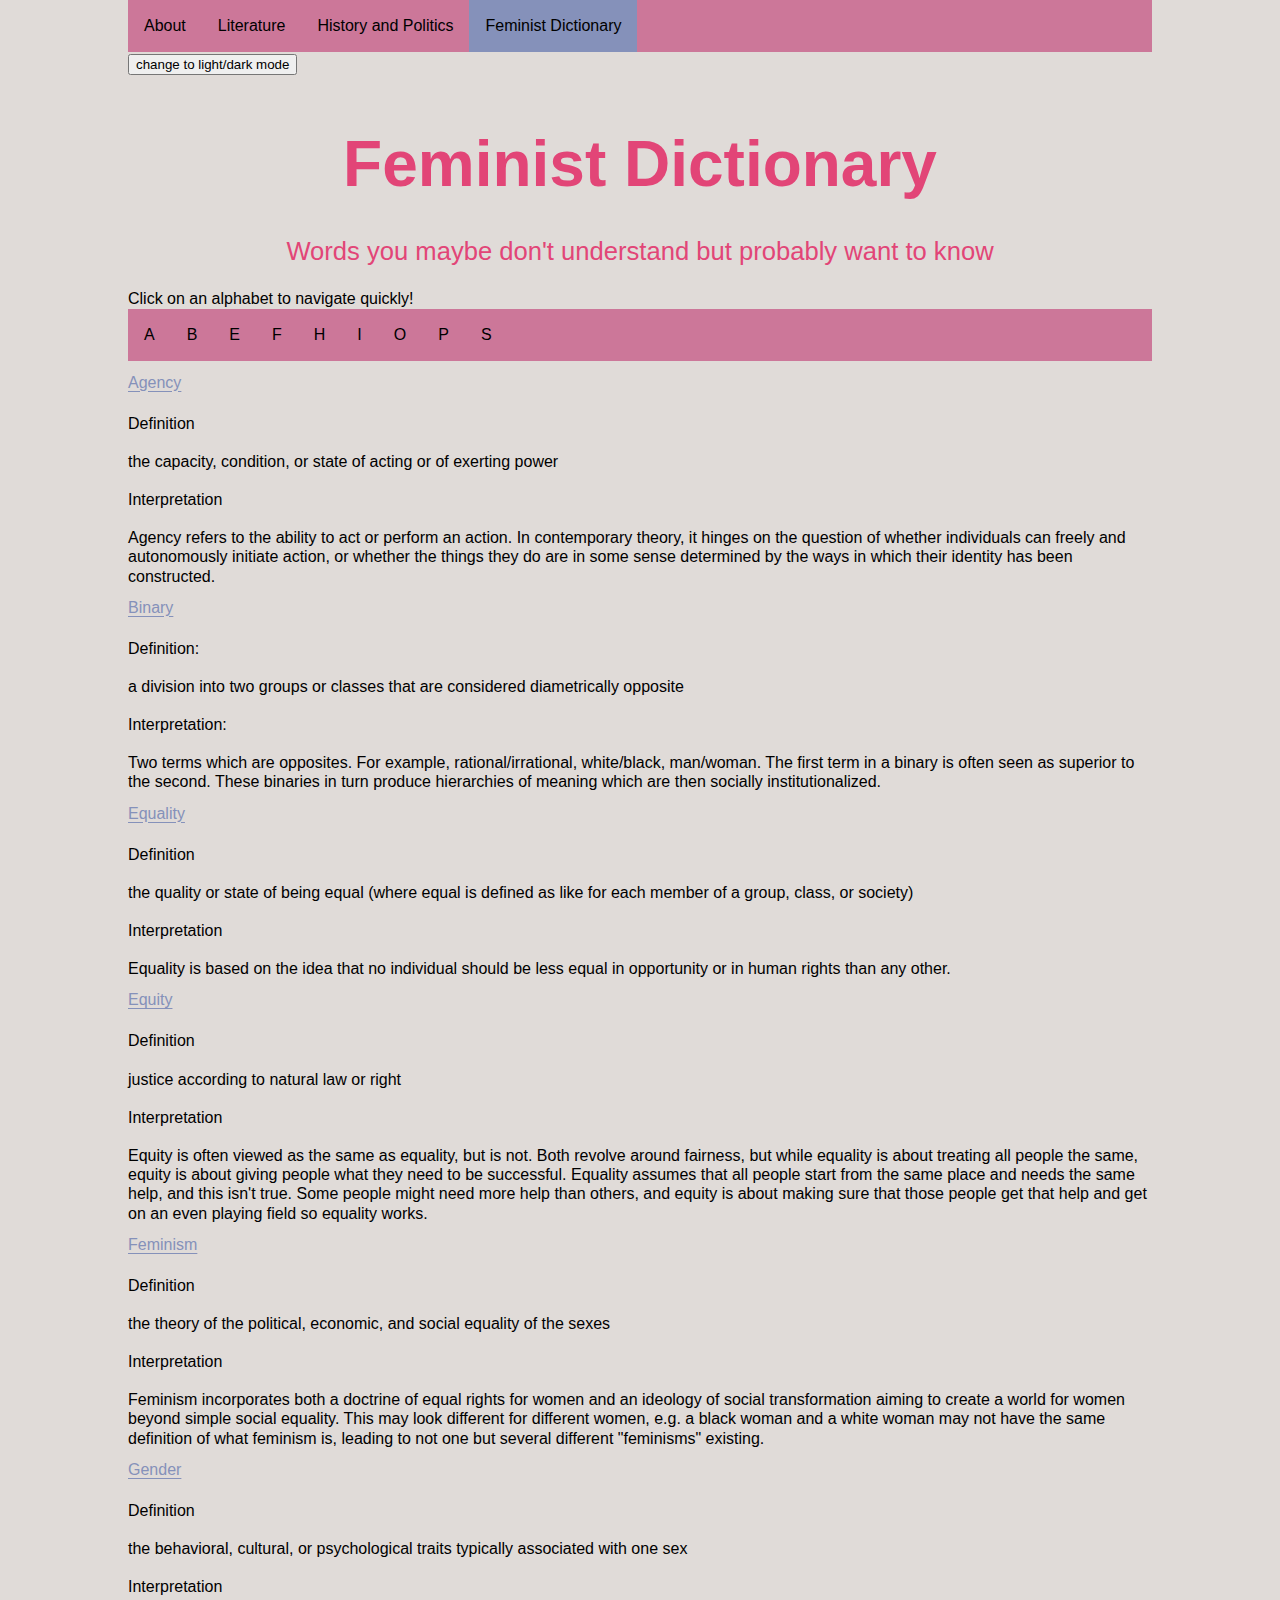
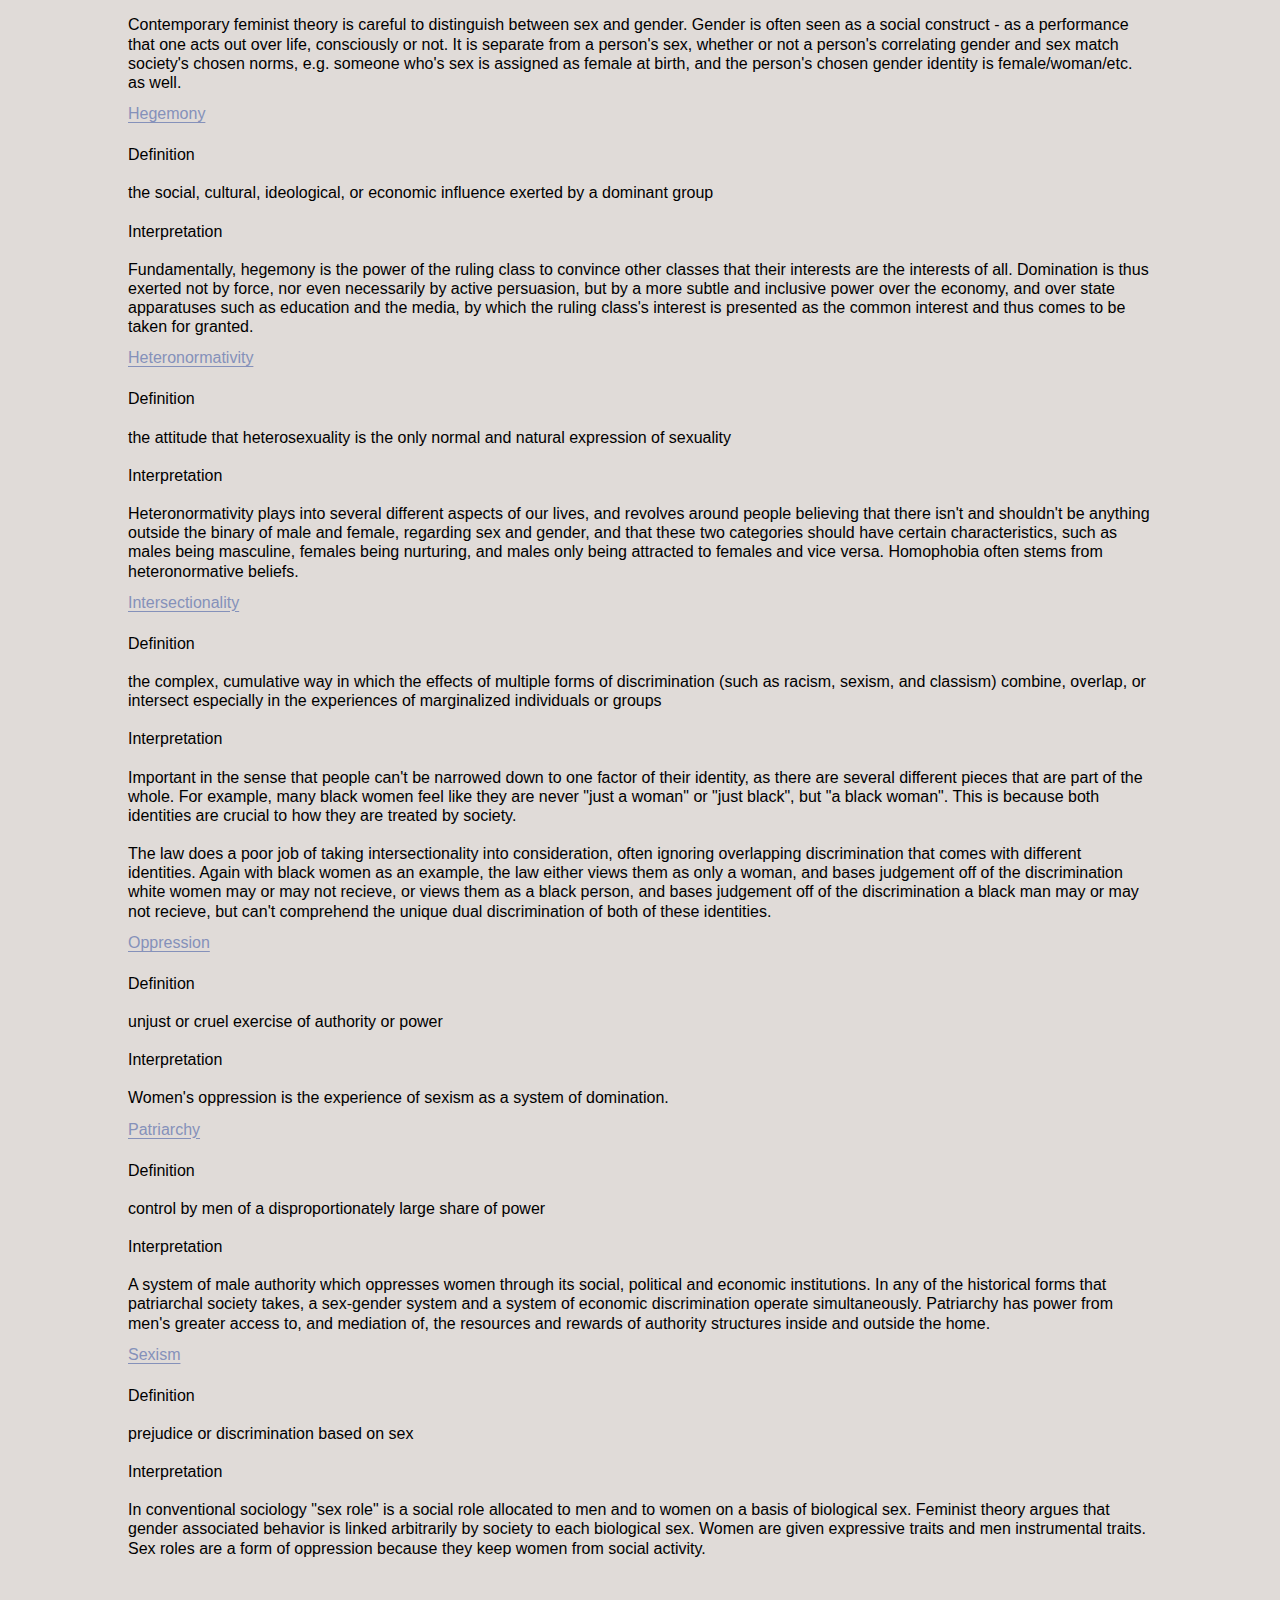
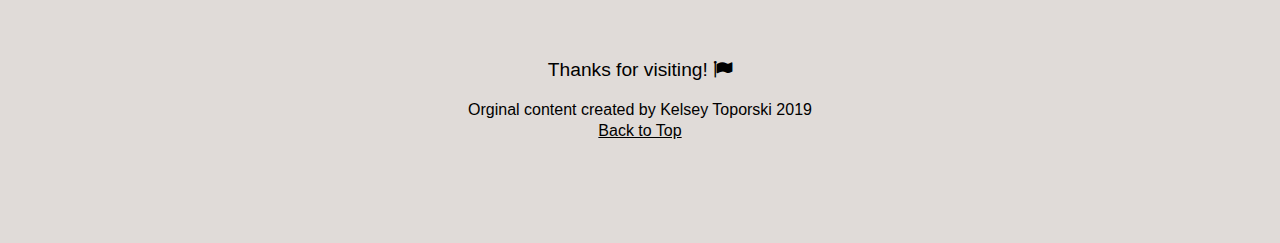
<file: femdict.html>
<!DOCTYPE html>
<html lang="en">
<head>
  <meta charset="UTF-8">

  <meta name="viewport" content="width=device-width, initial-scale=1.0">

  <!-- connects to the stylesheets -->
  <link rel="stylesheet" href="css/reset.css">
  <link rel="stylesheet" href="css/style.css">

  <!-- connect to a Google font -->  
  <link rel="stylesheet" href="https://fonts.googleapis.com/css?family=Sofia">
  <!-- connect to a Font Aweseom font -->
  <link rel="stylesheet" href="https://cdnjs.cloudflare.com/ajax/libs/font-awesome/4.7.0/css/font-awesome.min.css">
  <!-- connect to a favicon -->

  <title>Women's Web - Dictionary</title>


</head>

<body class="scheme1">
  <header>
    <a class = "skip" href="#main">
      Skip to content
    </a>
    <nav>
        <ul>
          <li><a href="index.html">About</a></li>
          <li><a href="literature.html">Literature</a></li>
          <li><a href="history.html">History and Politics</a></li>
          <li><a class="active" href="femdict.html">Feminist Dictionary</a></li>
        </ul>
    </nav>
      <!-- definitions from meriam webster -->
      <!-- interpretations from
            The Dictionary of Feminist Theory - Maggie Humm,
            Key Concepts In Post-Colonial Studies - Ashcroft, Bill, Gareth Griffiths, and Helen Tiffin,
            or myself -->
      <!-- interpretation of equity from https://everydayfeminism.com/2014/09/equality-is-not-enough/ -->

    <button id = "color">change to light/dark mode</button>

    <h1>Feminist Dictionary</h1>
    <h2>Words you maybe don't understand but probably want to know</h2>

  </header>

  <main>
          <!-- definitions from meriam webster -->
      <!-- interpretations from
            The Dictionary of Feminist Theory - Maggie Humm,
            Key Concepts In Post-Colonial Studies - Ashcroft, Bill, Gareth Griffiths, and Helen Tiffin,
            or myself -->
      <!-- interpretation of equity from https://everydayfeminism.com/2014/09/equality-is-not-enough/ -->
    
      <p>Click on an alphabet to navigate quickly!</p>
    
    <ul>
      <li><a href="#A">A</a></li>
      <li><a href="#B">B</a></li>
      <li><a href="#E">E</a></li>
      <li><a href="#F">F</a></li>
      <li><a href="#G">H</a></li>
      <li><a href="#I">I</a></li>
      <li><a href="#O">O</a></li>
      <li><a href="#P">P</a></li>
      <li><a href="#S">S</a></li>
    </ul>

      <dl>
        <dt id="A">Agency</dt>
        <dd>Definition
          <p>
            the capacity, condition, or state of acting or of exerting power
          </p>
        <dd>Interpretation
          <p>
            Agency refers to the ability to act or perform an action. In contemporary theory, it hinges on the question of whether individuals can freely and autonomously initiate action, or whether the things they do are in some sense determined by the ways in which their identity has been constructed.
          </p>

        
        <dt id="B">Binary</dt>
        <dd>Definition:
          <p>
            a division into two groups or classes that are considered diametrically opposite
          </p></dd>
        <dd>Interpretation:
          <p>
            Two terms which are opposites. For example, rational/irrational, white/black, man/woman. The first term in a binary is often seen as superior to the second. These binaries in turn produce hierarchies of meaning which are then socially institutionalized.
          </p></dd>
        
          
        <dt id="E">Equality</dt>
        <dd>Definition
          <p>
            the quality or state of being equal (where equal is defined as like for each member of a group, class, or society)
          </p></dd>
        <dd>Interpretation
          <p>
            Equality is based on the idea that no individual should be less equal in opportunity or in human rights than any other.
          </p></dd>
        
          
        <dt>Equity</dt>
        <dd>Definition
          <p>
            justice according to natural law or right
          </p></dd>
        <dd>Interpretation
          <p>
            Equity is often viewed as the same as equality, but is not. Both revolve around fairness, but while equality is about treating all people the same, equity is about giving people what they need to be successful. Equality assumes that all people start from the same place and needs the same help, and this isn't true. Some people might need more help than others, and equity is about making sure that those people get that help and get on an even playing field so equality works.
          </p></dd>
        
          
        <dt id="F">Feminism</dt>
        <dd>Definition
          <p>
            the theory of the political, economic, and social equality of the sexes
          </p></dd>
        <dd>Interpretation
          <p>
            Feminism incorporates both a doctrine of equal rights for women and an ideology of social transformation aiming to create a world for women beyond simple social equality. This may look different for different women, e.g. a black woman and a white woman may not have the same definition of what feminism is, leading to not one but several different "feminisms" existing.
          </p></dd>
       
          
        <dt id="G">Gender</dt>
        <dd>Definition
          <p>
            the behavioral, cultural, or psychological traits typically associated with one sex
          </p></dd>
        <dd>Interpretation
          <p>
            Contemporary feminist theory is careful to distinguish between sex and gender. Gender is often seen as a social construct - as a performance that one acts out over life, consciously or not. It is separate from a person's sex, whether or not a person's correlating gender and sex match society's chosen norms, e.g. someone who's sex is assigned as female at birth, and the person's chosen gender identity is female/woman/etc. as well.
          </p></dd>
        
          
        <dt id="H">Hegemony</dt>
        <dd>Definition
          <p>
            the social, cultural, ideological, or economic influence exerted by a dominant group
          </p></dd>
        <dd>Interpretation
          <p>
            Fundamentally, hegemony is the power of the ruling class to convince other classes that their interests are the interests of all.  Domination is thus exerted not by force, nor even necessarily by active persuasion, but by a more subtle and inclusive power over the economy, and over state apparatuses such as education and the media, by which the ruling class's interest is presented as the common interest and thus comes to be taken for granted.
          </p></dd>
       
          
        <dt>Heteronormativity</dt>
        <dd>Definition
          <p>
            the attitude that heterosexuality is the only normal and natural expression of sexuality
          </p></dd>
        <dd>Interpretation
          <p>
            Heteronormativity plays into several different aspects of our lives, and revolves around people believing that there isn't and shouldn't be anything outside the binary of male and female, regarding sex and gender, and that these two categories should have certain characteristics, such as males being masculine, females being nurturing, and males only being attracted to females and vice versa. Homophobia often stems from heteronormative beliefs.
          </p></dd>
        
          
        <dt id="I">Intersectionality</dt>
        <dd>Definition
          <p>
            the complex, cumulative way in which the effects of multiple forms of discrimination (such as racism, sexism, and classism) combine, overlap, or intersect especially in the experiences of marginalized individuals or groups
          </p></dd>
        <dd>Interpretation
          <p>
            Important in the sense that people can't be narrowed down to one factor of their identity, as there are several different pieces that are part of the whole. For example, many black women feel like they are never "just a woman" or "just black", but "a black woman". This is because both identities are crucial to how they are treated by society.
          </p>
          <p>
            The law does a poor job of taking intersectionality into consideration, often ignoring overlapping discrimination that comes with different identities. Again with black women as an example, the law either views them as only a woman, and bases judgement off of the discrimination white women may or may not recieve, or views them as a black person, and bases judgement off of the discrimination a black man may or may not recieve, but can't comprehend the unique dual discrimination of both of these identities.
          </p></dd>
           
          
        <dt id="O">Oppression</dt>
        <dd>Definition
          <p>
            unjust or cruel exercise of authority or power
          </p></dd>
        <dd>Interpretation
          <p>
            Women's oppression is the experience of sexism as a system of domination.
          </p></dd>
       
          
        <dt id="P">Patriarchy</dt>
        <dd>Definition
          <p>
            control by men of a disproportionately large share of power
          </p></dd>
        <dd>Interpretation
          <p>
            A system of male authority which oppresses women through its social, political and economic institutions. In any of the historical forms that patriarchal society takes, a sex-gender system and a system of economic discrimination operate simultaneously. Patriarchy has power from men's greater access to, and mediation of, the resources and rewards of authority structures inside and outside the home.
          </p></dd>
             
        
        <dt id="S">Sexism</dt>
        <dd>Definition
          <p>
            prejudice or discrimination based on sex
          </p></dd>
        <dd>Interpretation
          <p>
            In conventional sociology "sex role" is a social role allocated to men and to women on a basis of biological sex. Feminist theory argues that gender associated behavior is linked arbitrarily by society to each biological sex. Women are given expressive traits and men instrumental traits. Sex roles are a form of oppression because they keep women from social activity.
          </p></dd>
      </dl>

    </main>

    <footer>
      <p class="thanks">
        Thanks for visiting! <i class="fa fa-flag"></i>
      </p>
      <p>Orginal content created by Kelsey Toporski 2019</p>

      <a href="#top" class="tops">Back to Top</a>
    </footer>

</body>
<script src= 'womens-web.js'></script>
</html>
</file>
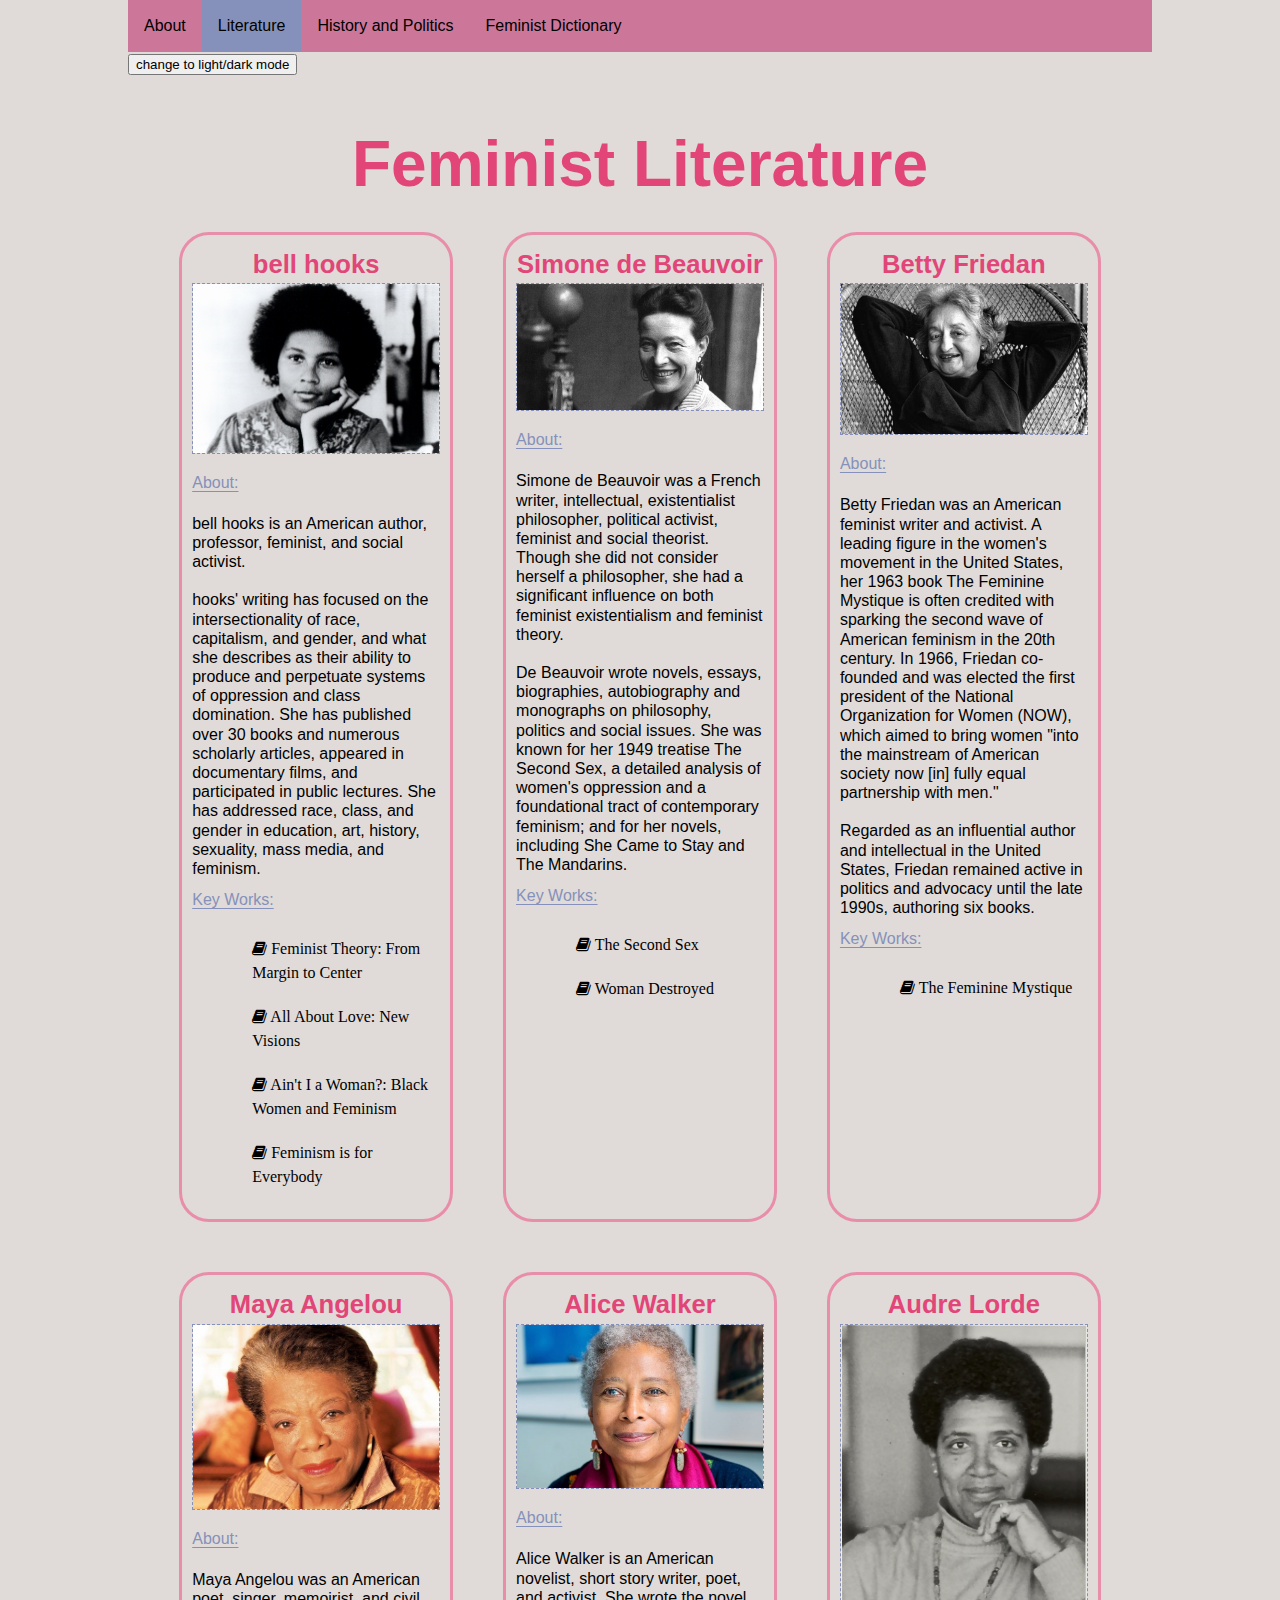
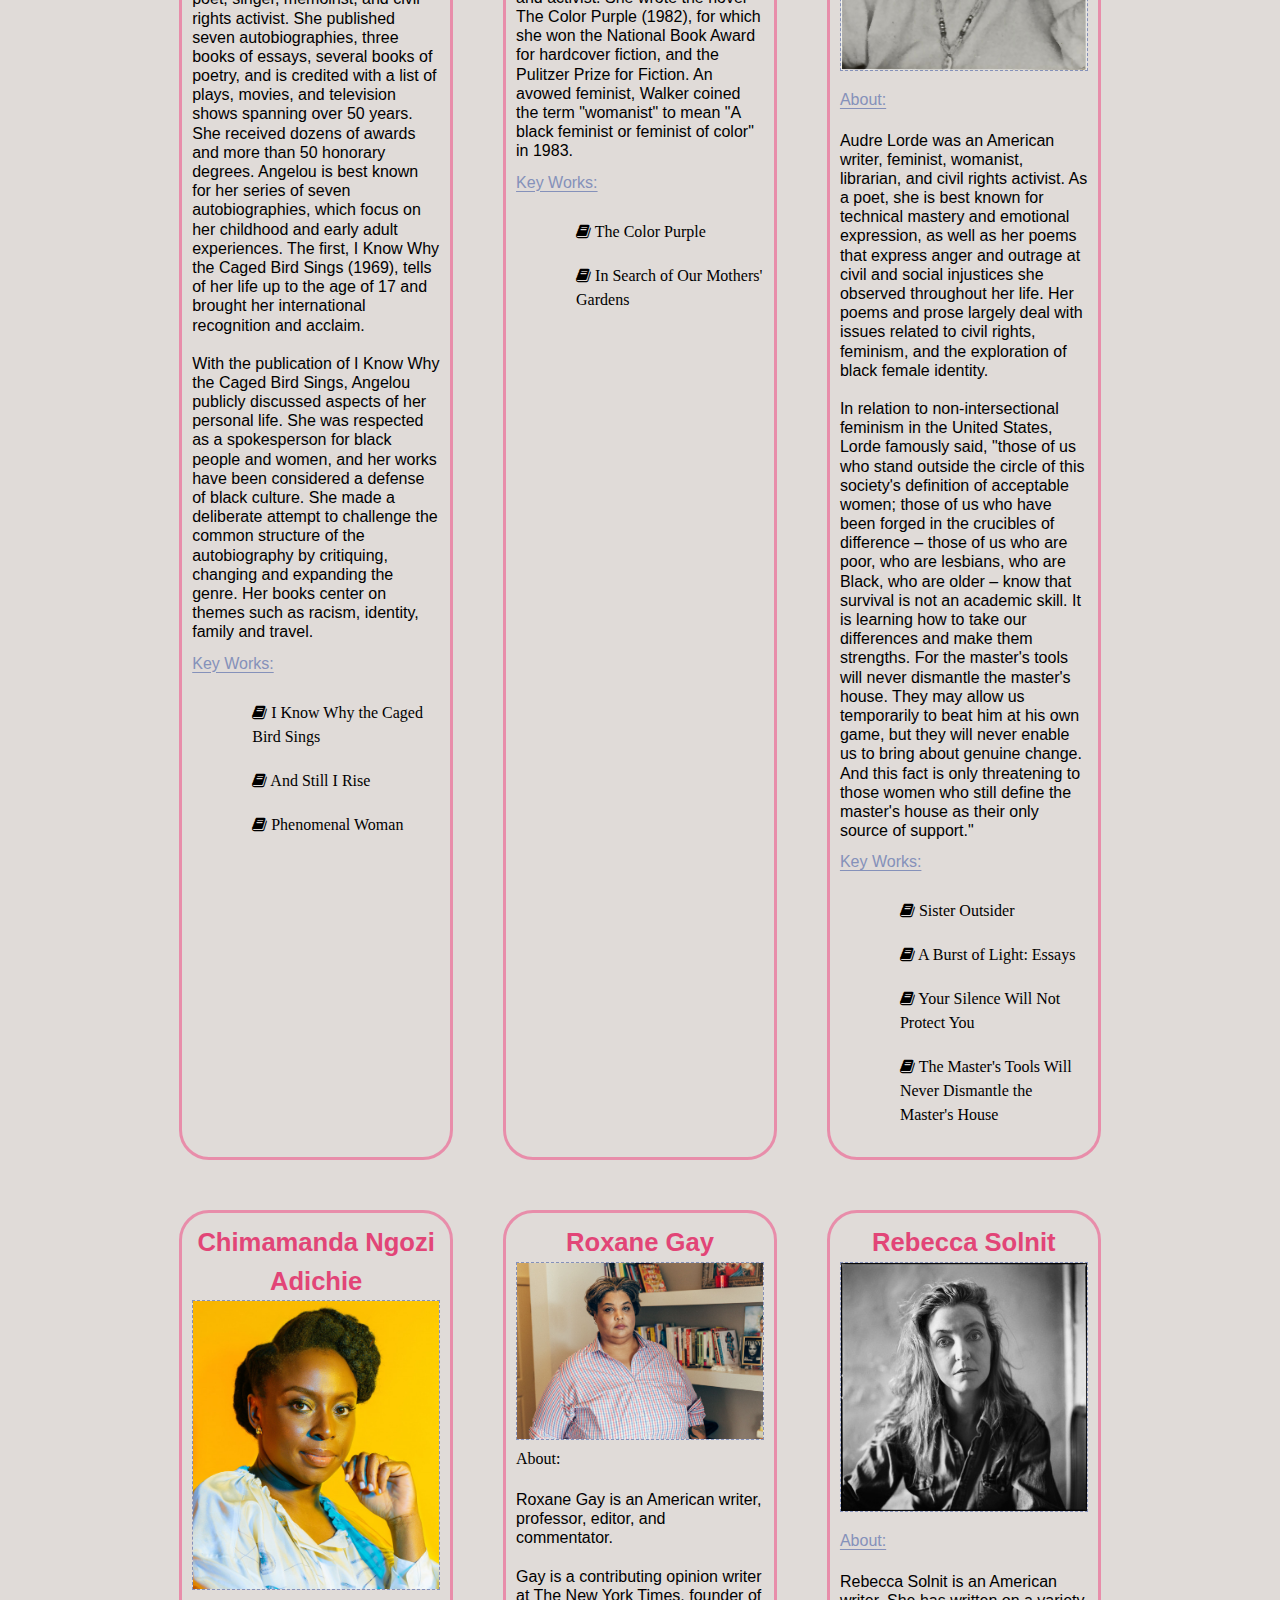
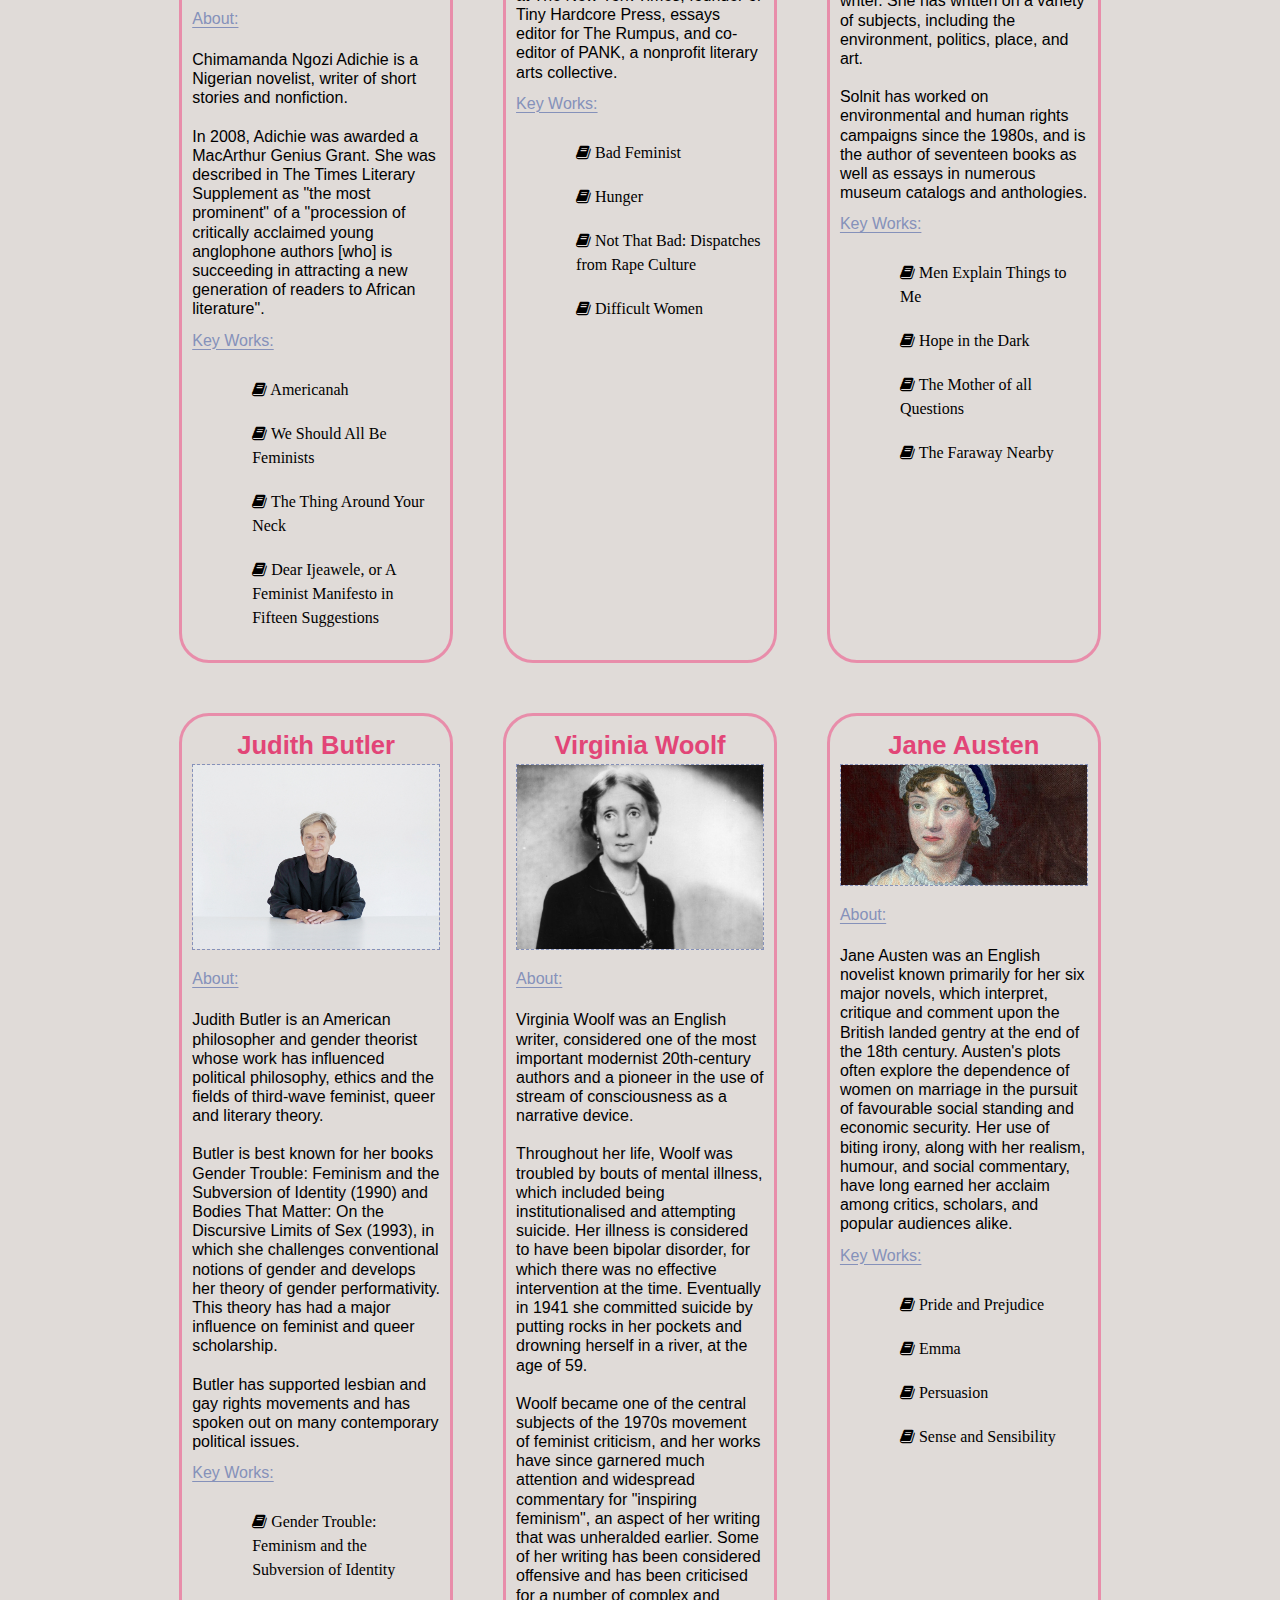
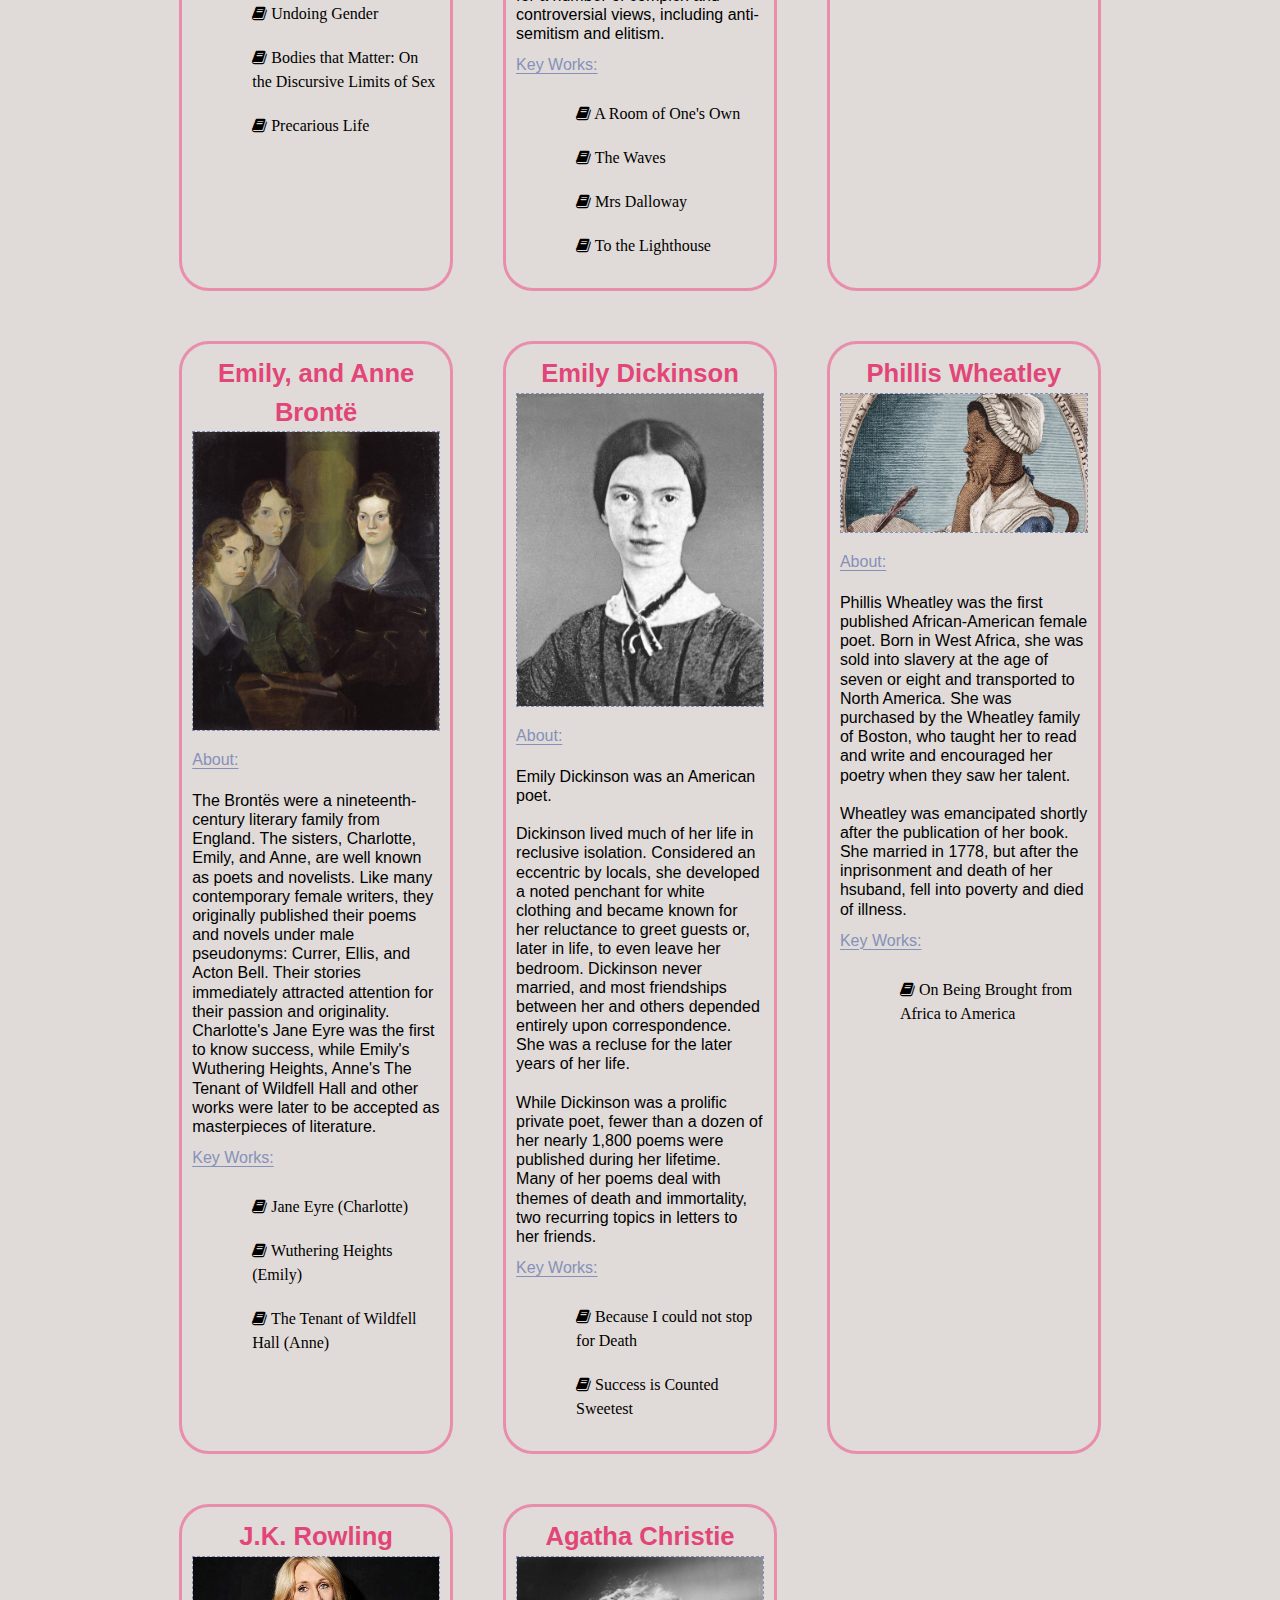
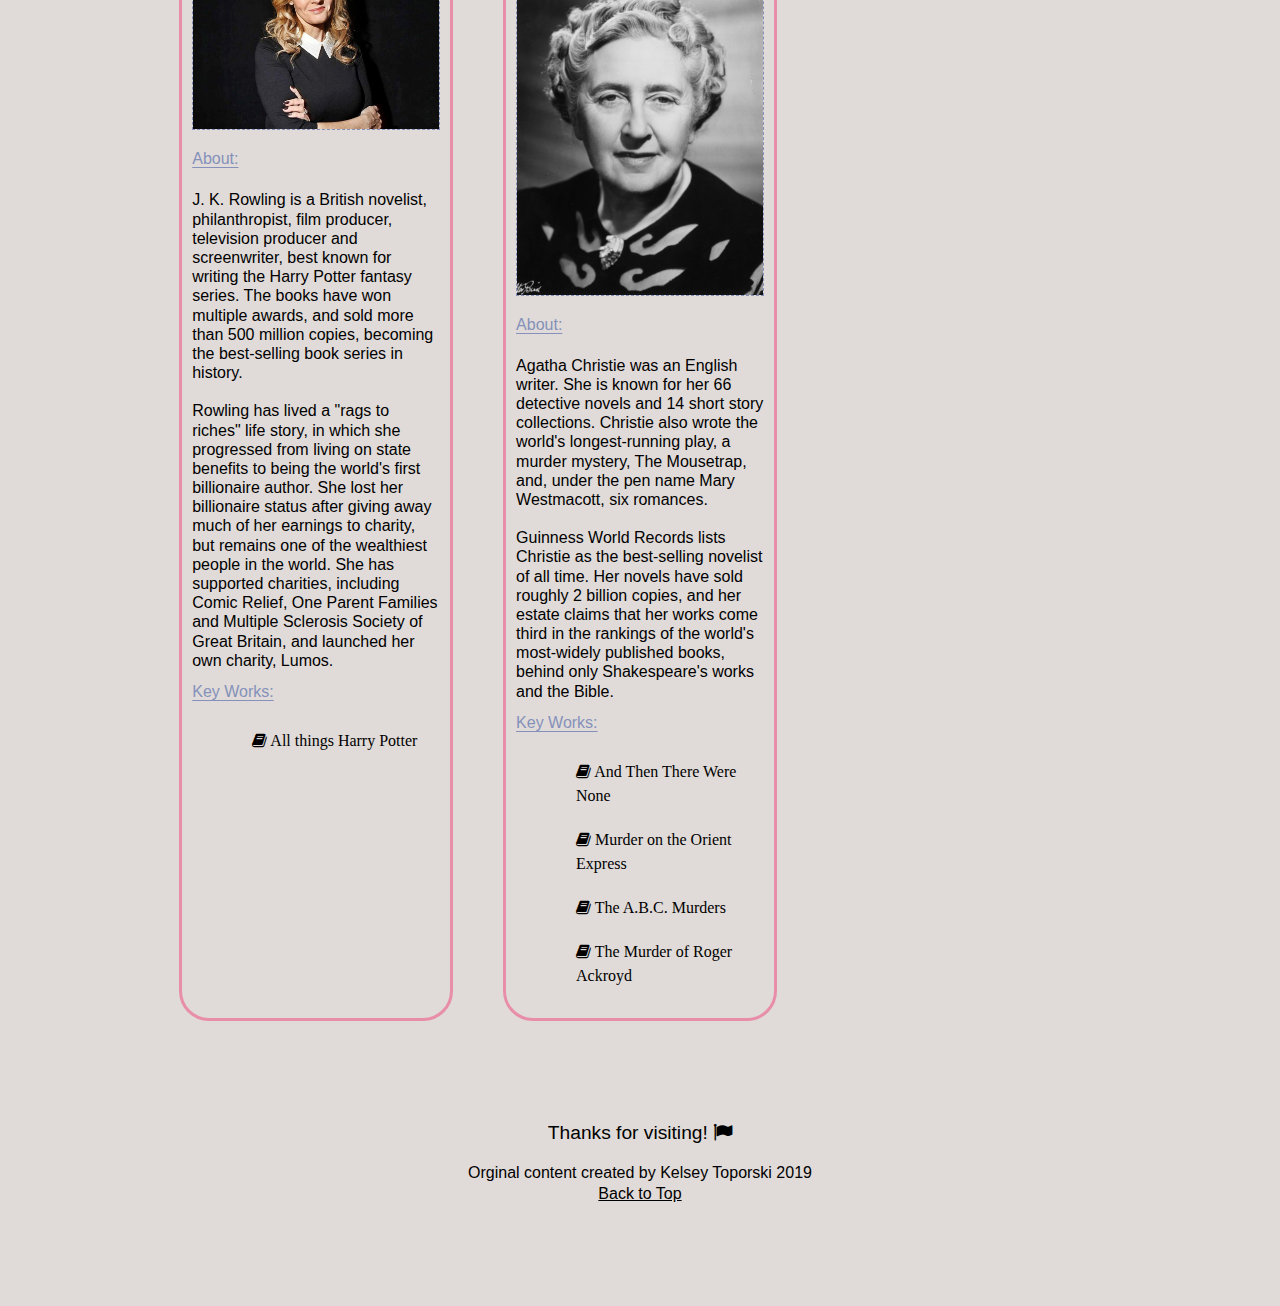
<file: literature.html>
<!DOCTYPE html>
<html lang="en">
<head>
  <meta charset="UTF-8">

  <meta name="viewport" content="width=device-width, initial-scale=1.0">

  <!-- connects to the stylesheets -->
  <link rel="stylesheet" href="css/reset.css">
  <link rel="stylesheet" href="css/style.css">

  <!-- connect to a Google font -->  
  <link rel="stylesheet" href="https://fonts.googleapis.com/css?family=Sofia">
  <!-- connect to a Font Aweseom font -->
  <link rel="stylesheet" href="https://cdnjs.cloudflare.com/ajax/libs/font-awesome/4.7.0/css/font-awesome.min.css">
  <!-- connect to a favicon -->

  <title>Women's Web - Literature</title>
</head>

<body>
  <header>
    <a class = "skip" href="#main">
      Skip to content
    </a>
    <nav>
        <ul>
          <li><a href="index.html">About</a></li>
          <li><a class="active" href="literature.html">Literature</a></li>
          <li><a href="history.html">History and Politics</a></li>
          <li><a href="femdict.html">Feminist Dictionary</a></li>
        </ul>
    </nav>
      <!-- definitions from meriam webster -->
      <!-- interpretations from
            The Dictionary of Feminist Theory - Maggie Humm,
            Key Concepts In Post-Colonial Studies - Ashcroft, Bill, Gareth Griffiths, and Helen Tiffin,
            or myself -->
      <!-- interpretation of equity from https://everydayfeminism.com/2014/09/equality-is-not-enough/ -->


      <button id = "color">change to light/dark mode</button>
    <h1>Feminist Literature</h1>
  </header>

  <main>
      <div class="grid">
      <div>
      <h4>bell hooks</h4>
      <img src="images/bell_hooks.jpg"  width="200" alt="Image of bell hooks">
      <h3>About:</h3>
        <p>
          bell hooks is an American author, professor, feminist, and social activist.
        </p>
        <p>
          hooks' writing has focused on the intersectionality of race, capitalism, and gender, and what she describes as their ability to produce and perpetuate systems of oppression and class domination. She has published over 30 books and numerous scholarly articles, appeared in documentary films, and participated in public lectures. She has addressed race, class, and gender in education, art, history, sexuality, mass media, and feminism.
        </p>
      <h3>Key Works:</h3>
        <ul class="keyworks">
          <li> <i class = "fa fa-book"></i> Feminist Theory: From Margin to Center</li>
          <li><i class = "fa fa-book"></i> All About Love: New Visions</li>
          <li><i class = "fa fa-book"></i> Ain't I a Woman?: Black Women and Feminism</li>
          <li><i class = "fa fa-book"></i> Feminism is for Everybody</li>
        </ul>
      </div>

      <div>
        <h4>Simone de Beauvoir</h4>
      <img src="images/simone_db.jpg"  width="200" alt="Image of Simone de Beauvoir">
      <h3>About:</h3>
        <p>
          Simone de Beauvoir was a French writer, intellectual, existentialist philosopher, political activist, feminist and social theorist. Though she did not consider herself a philosopher, she had a significant influence on both feminist existentialism and feminist theory.
        </p>
        <p>
          De Beauvoir wrote novels, essays, biographies, autobiography and monographs on philosophy, politics and social issues. She was known for her 1949 treatise The Second Sex, a detailed analysis of women's oppression and a foundational tract of contemporary feminism; and for her novels, including She Came to Stay and The Mandarins.
        </p>
        <h3>Key Works:</h3>
        <ul class="keyworks">
          <li><i class = "fa fa-book"></i> The Second Sex</li>
          <li><i class = "fa fa-book"></i> Woman Destroyed</li>
        </ul>
      </div>

      <div>
      <h4>Betty Friedan</h4>
      <img src="images/betty_friedan.jpg"  width="200" alt="Image of Betty Friedan">
      <h3>About:</h3>
        <p>
          Betty Friedan was an American feminist writer and activist. A leading figure in the women's movement in the United States, her 1963 book The Feminine Mystique is often credited with sparking the second wave of American feminism in the 20th century. In 1966, Friedan co-founded and was elected the first president of the National Organization for Women (NOW), which aimed to bring women "into the mainstream of American society now [in] fully equal partnership with men."
        </p>
        <p>
          Regarded as an influential author and intellectual in the United States, Friedan remained active in politics and advocacy until the late 1990s, authoring six books.
        </p>
        <h3>Key Works:</h3>
        <ul class="keyworks">
          <li><i class = "fa fa-book"></i> The Feminine Mystique</li>
        </ul>
      </div>

      <div>
      <h4>Maya Angelou</h4>
      <img src="images/maya_angelou.jpg"  width="200" alt="Image of Maya Angelou">
      <h3>About:</h3>
        <p>
          Maya Angelou was an American poet, singer, memoirist, and civil rights activist. She published seven autobiographies, three books of essays, several books of poetry, and is credited with a list of plays, movies, and television shows spanning over 50 years. She received dozens of awards and more than 50 honorary degrees. Angelou is best known for her series of seven autobiographies, which focus on her childhood and early adult experiences. The first, I Know Why the Caged Bird Sings (1969), tells of her life up to the age of 17 and brought her international recognition and acclaim.
        </p>
        <p>
          With the publication of I Know Why the Caged Bird Sings, Angelou publicly discussed aspects of her personal life. She was respected as a spokesperson for black people and women, and her works have been considered a defense of black culture. She made a deliberate attempt to challenge the common structure of the autobiography by critiquing, changing and expanding the genre. Her books center on themes such as racism, identity, family and travel.
        </p>
        <h3>Key Works:</h3>
        <ul class="keyworks">
          <li><i class = "fa fa-book"></i> I Know Why the Caged Bird Sings</li>
          <li><i class = "fa fa-book"></i> And Still I Rise</li>
          <li><i class = "fa fa-book"></i> Phenomenal Woman</li>
        </ul>
      </div>

      <!-- <script>
        alert("HI");
        console.log("hey good lookin");
      </script> -->

      <div>
      <h4>Alice Walker</h4>
      <img src="images/alice_walker.jpg"  width="200" alt="Image of Alice Walker">
      <h3>About:</h3>
        <p>
          Alice Walker is an American novelist, short story writer, poet, and activist. She wrote the novel The Color Purple (1982), for which she won the National Book Award for hardcover fiction, and the Pulitzer Prize for Fiction. An avowed feminist, Walker coined the term "womanist" to mean "A black feminist or feminist of color" in 1983.
        </p>
        <h3>Key Works:</h3>
        <ul class="keyworks">
          <li><i class = "fa fa-book"></i> The Color Purple</li>
          <li><i class = "fa fa-book"></i> In Search of Our Mothers' Gardens</li>
        </ul>
      </div>

      <div>
      <h4>Audre Lorde</h4>
      <img src="images/audre_lorde.jpg"  width="200" alt="Image of Audre Lorde">
      <h3>About:</h3>
        <p>
          Audre Lorde was an American writer, feminist, womanist, librarian, and civil rights activist. As a poet, she is best known for technical mastery and emotional expression, as well as her poems that express anger and outrage at civil and social injustices she observed throughout her life. Her poems and prose largely deal with issues related to civil rights, feminism, and the exploration of black female identity.
        </p>
        <p>
          In relation to non-intersectional feminism in the United States, Lorde famously said, "those of us who stand outside the circle of this society's definition of acceptable women; those of us who have been forged in the crucibles of difference – those of us who are poor, who are lesbians, who are Black, who are older – know that survival is not an academic skill. It is learning how to take our differences and make them strengths. For the master's tools will never dismantle the master's house. They may allow us temporarily to beat him at his own game, but they will never enable us to bring about genuine change. And this fact is only threatening to those women who still define the master's house as their only source of support."
        </p>
        <h3>Key Works:</h3>
        <ul class="keyworks">
          <li><i class = "fa fa-book"></i> Sister Outsider</li>
          <li><i class = "fa fa-book"></i> A Burst of Light: Essays</li>
          <li><i class = "fa fa-book"></i> Your Silence Will Not Protect You</li>
          <li><i class = "fa fa-book"></i> The Master's Tools Will Never Dismantle the Master's House</li>
        </ul>
      </div>

      <div>
      <h4>Chimamanda Ngozi Adichie</h4>
      <img src="images/chimamanda.jpg"  width="200" alt="Image of Chimamanda Ngozi Adichie">
      <h3>About:</h3>
        <p>
          Chimamanda Ngozi Adichie is a Nigerian novelist, writer of short stories and nonfiction.
        </p>
        <p>
          In 2008, Adichie was awarded a MacArthur Genius Grant. She was described in The Times Literary Supplement as "the most prominent" of a "procession of critically acclaimed young anglophone authors [who] is succeeding in attracting a new generation of readers to African literature".
        </p>
        <h3>Key Works:</h3>
        <ul class="keyworks">
          <li><i class = "fa fa-book"></i> Americanah</li>
          <li><i class = "fa fa-book"></i> We Should All Be Feminists</li>
          <li><i class = "fa fa-book"></i> The Thing Around Your Neck</li>
          <li><i class = "fa fa-book"></i> Dear Ijeawele, or A Feminist Manifesto in Fifteen Suggestions</li>
        </ul>
      </div>

      <div>
      <h4>Roxane Gay</h4>
      <img src="images/roxane_gay.jpg"  width="200" alt="Image of Roxane Gay">
      About:
        <p>
          Roxane Gay is an American writer, professor, editor, and commentator.
        </p>
        <p>
          Gay is a contributing opinion writer at The New York Times, founder of Tiny Hardcore Press, essays editor for The Rumpus, and co-editor of PANK, a nonprofit literary arts collective.
        </p>
        <h3>Key Works:</h3>
        <ul class="keyworks">
          <li><i class = "fa fa-book"></i> Bad Feminist</li>
          <li><i class = "fa fa-book"></i> Hunger</li>
          <li><i class = "fa fa-book"></i> Not That Bad: Dispatches from Rape Culture</li>
          <li><i class = "fa fa-book"></i> Difficult Women</li>
        </ul>
      </div>

      <div>
      <h4>Rebecca Solnit</h4>
      <img src="images/rebecca_solnit.jpg"  width="200" alt="Image of Rebecca Solnit">
      <h3>About:</h3>
        <p>
          Rebecca Solnit is an American writer. She has written on a variety of subjects, including the environment, politics, place, and art.
        </p>
        <p>
          Solnit has worked on environmental and human rights campaigns since the 1980s, and is the author of seventeen books as well as essays in numerous museum catalogs and anthologies.
        </p>
        <h3>Key Works:</h3>
        <ul class="keyworks">
          <li><i class = "fa fa-book"></i> Men Explain Things to Me</li>
          <li><i class = "fa fa-book"></i> Hope in the Dark</li>
          <li><i class = "fa fa-book"></i> The Mother of all Questions</li>
          <li><i class = "fa fa-book"></i> The Faraway Nearby</li>
        </ul>
      </div>

      <div>
        <h4>Judith Butler</h4>
      <img src="images/judith_butler.jpg"  width="200" alt="Image of Judith Butler">
      <h3>About:</h3>
        <p>
          Judith Butler is an American philosopher and gender theorist whose work has influenced political philosophy, ethics and the fields of third-wave feminist, queer and literary theory.
        </p>
        <p>
          Butler is best known for her books Gender Trouble: Feminism and the Subversion of Identity (1990) and Bodies That Matter: On the Discursive Limits of Sex (1993), in which she challenges conventional notions of gender and develops her theory of gender performativity. This theory has had a major influence on feminist and queer scholarship.
        </p>
        <p>
          Butler has supported lesbian and gay rights movements and has spoken out on many contemporary political issues.
        </p>
        <h3>Key Works:</h3>
        <ul class="keyworks">
          <li><i class = "fa fa-book"></i> Gender Trouble: Feminism and the Subversion of Identity</li>
          <li><i class = "fa fa-book"></i> Undoing Gender</li>
          <li><i class = "fa fa-book"></i> Bodies that Matter: On the Discursive Limits of Sex</li>
          <li><i class = "fa fa-book"></i> Precarious Life</li>
        </ul>
      </div>

      <div>
      <h4>Virginia Woolf</h4>
      <img src="images/virginia_woolf.jpg"  width="200" alt="Image of Virginia Woolf">
      <h3>About:</h3>
        <p>
          Virginia Woolf was an English writer, considered one of the most important modernist 20th-century authors and a pioneer in the use of stream of consciousness as a narrative device.
        </p>
        <p>
          Throughout her life, Woolf was troubled by bouts of mental illness, which included being institutionalised and attempting suicide. Her illness is considered to have been bipolar disorder, for which there was no effective intervention at the time. Eventually in 1941 she committed suicide by putting rocks in her pockets and drowning herself in a river, at the age of 59.
        </p>
        <p>
          Woolf became one of the central subjects of the 1970s movement of feminist criticism, and her works have since garnered much attention and widespread commentary for "inspiring feminism", an aspect of her writing that was unheralded earlier. Some of her writing has been considered offensive and has been criticised for a number of complex and controversial views, including anti-semitism and elitism.
        </p>
        <h3>Key Works:</h3>
        <ul class="keyworks">
          <li><i class = "fa fa-book"></i> A Room of One's Own</li>
          <li><i class = "fa fa-book"></i> The Waves</li>
          <li><i class = "fa fa-book"></i> Mrs Dalloway</li>
          <li><i class = "fa fa-book"></i> To the Lighthouse</li>
        </ul>
      </div>

      <div>
      <h4>Jane Austen</h4>
      <img src="images/jane_austen.jpg"  width="200" alt="Image of Jane Austen">
      <h3>About:</h3>
        <p>
          Jane Austen was an English novelist known primarily for her six major novels, which interpret, critique and comment upon the British landed gentry at the end of the 18th century. Austen's plots often explore the dependence of women on marriage in the pursuit of favourable social standing and economic security. Her use of biting irony, along with her realism, humour, and social commentary, have long earned her acclaim among critics, scholars, and popular audiences alike.
        </p>
        <h3>Key Works:</h3>
        <ul class="keyworks">
          <li><i class = "fa fa-book"></i> Pride and Prejudice</li>
          <li><i class = "fa fa-book"></i> Emma</li>
          <li><i class = "fa fa-book"></i> Persuasion</li>
          <li><i class = "fa fa-book"></i> Sense and Sensibility</li>
        </ul>
      </div>

      <div>
      <h4>Emily, and Anne Brontë</h4> 
      <img src="images/bronte_sisters.jpg"  width="200" alt="Image of Charlotte, Emily, and Anne Brontë">
      <h3>About:</h3>
        <p>
          The Brontës were a nineteenth-century literary family from England. The sisters, Charlotte, Emily, and Anne, are well known as poets and novelists. Like many contemporary female writers, they originally published their poems and novels under male pseudonyms: Currer, Ellis, and Acton Bell. Their stories immediately attracted attention for their passion and originality. Charlotte's Jane Eyre was the first to know success, while Emily's Wuthering Heights, Anne's The Tenant of Wildfell Hall and other works were later to be accepted as masterpieces of literature.
        </p>
        <h3>Key Works:</h3>
        <ul class="keyworks">
          <li><i class = "fa fa-book"></i> Jane Eyre (Charlotte)</li>
          <li><i class = "fa fa-book"></i> Wuthering Heights (Emily)</li>
          <li><i class = "fa fa-book"></i> The Tenant of Wildfell Hall (Anne)</li>
        </ul>
      </div>

      <div>
        <h4>Emily Dickinson</h4>
      <img src="images/emily_d.jpg"  width="200" alt="Image of Emily Dickinson">
      <h3>About:</h3>
        <p>
          Emily Dickinson was an American poet.
        </p>
        <p>
          Dickinson lived much of her life in reclusive isolation. Considered an eccentric by locals, she developed a noted penchant for white clothing and became known for her reluctance to greet guests or, later in life, to even leave her bedroom. Dickinson never married, and most friendships between her and others depended entirely upon correspondence. She was a recluse for the later years of her life.
        </p>
        <p>
          While Dickinson was a prolific private poet, fewer than a dozen of her nearly 1,800 poems were published during her lifetime. Many of her poems deal with themes of death and immortality, two recurring topics in letters to her friends.
        </p>
        <h3>Key Works:</h3>
        <ul class="keyworks">
          <li><i class = "fa fa-book"></i> Because I could not stop for Death</li>
          <li><i class = "fa fa-book"></i> Success is Counted Sweetest</li>
        </ul>
      </div>

      <div>
        <h4>Phillis Wheatley</h4>
      <img src="images/phillis_w.jpg"  width="200" alt="Image of Phillis Wheatley">
      <h3>About:</h3>
        <p>
          Phillis Wheatley was the first published African-American female poet. Born in West Africa, she was sold into slavery at the age of seven or eight and transported to North America. She was purchased by the Wheatley family of Boston, who taught her to read and write and encouraged her poetry when they saw her talent.
        </p>
        <p>
          Wheatley was emancipated shortly after the publication of her book. She married in 1778, but after the inprisonment and death of her hsuband, fell into poverty and died of illness.
        </p>
        <h3>Key Works:</h3>
        <ul class="keyworks">
          <li><i class = "fa fa-book"></i> On Being Brought from Africa to America</li>
        </ul>
      </div>

      <div>
        <h4>J.K. Rowling</h4>
      <img src="images/jk_rowling.jpg"  width="200" alt="Image of J.K. Rowling">
      <h3>About:</h3>
        <p>
          J. K. Rowling is a British novelist, philanthropist, film producer, television producer and screenwriter, best known for writing the Harry Potter fantasy series. The books have won multiple awards, and sold more than 500 million copies, becoming the best-selling book series in history.
        </p>
        <p>
          Rowling has lived a "rags to riches" life story, in which she progressed from living on state benefits to being the world's first billionaire author. She lost her billionaire status after giving away much of her earnings to charity, but remains one of the wealthiest people in the world. She has supported charities, including Comic Relief, One Parent Families and Multiple Sclerosis Society of Great Britain, and launched her own charity, Lumos.
        </p>
        <h3>Key Works:</h3>
        <ul class="keyworks">
          <li><i class = "fa fa-book"></i> All things Harry Potter</li>
        </ul>
      </div>

      <div>
        <h4>Agatha Christie</h4>
      <img src="images/agatha.jpg"  width="200" alt="Image of Agatha Christie">
      <h3>About:</h3>
        <p>
          Agatha Christie was an English writer. She is known for her 66 detective novels and 14 short story collections. Christie also wrote the world's longest-running play, a murder mystery, The Mousetrap, and, under the pen name Mary Westmacott, six romances.
        </p>
        <p>
          Guinness World Records lists Christie as the best-selling novelist of all time. Her novels have sold roughly 2 billion copies, and her estate claims that her works come third in the rankings of the world's most-widely published books, behind only Shakespeare's works and the Bible.
        </p>
        <h3>Key Works:</h3>
        <ul class="keyworks">
          <li><i class = "fa fa-book"></i> And Then There Were None</li>
          <li><i class = "fa fa-book"></i> Murder on the Orient Express</li>
          <li><i class = "fa fa-book"></i> The A.B.C. Murders</li>
          <li><i class = "fa fa-book"></i> The Murder of Roger Ackroyd</li>
        </ul>
      </div>
    </div>
    </main>
    <footer>
      <p class="thanks">
        Thanks for visiting! <i class="fa fa-flag"></i>
      </p>
      <p>Orginal content created by Kelsey Toporski 2019</p>
      <a href="#top" class="tops">Back to Top</a>

    </footer>
  </body>
  <script src= 'womens-web.js'></script>
</html>
</file>
<file: css/style.css>
.skip {
    position: absolute;
    top: -50px;
    left: 0;
    width: 100%;
    background-color: white;
    color: black;
    padding: 10px;
    text-align: center;
  }

.skip:focus {
    top: 0;
  }


ul {
    list-style-type: none;
    margin: 0;
    padding:0;
    overflow: hidden;
    color: #e0dbd8;
    background-color: #cc7799;
}

li {
    float: left;
}

li a {
    display: block;
    color: #e0dbd8;
    text-align: center;
    padding: 14px 16px;
    text-decoration: none;
}


li a:hover:not(.active) {
    color: #e0dbd8;
    background-color: #8591ba;
}

.active {
    color: #e0dbd8;
    background-color:  #8591ba;
}

/*mobile view*/
@media screen and (max-width: 800px) {
    ul {
        display: flex;
        flex-direction: column;
    }
}

body {
    padding-left: 10vw;
    padding-right: 10vw;
    background-color: #e0dbd8;
    line-height: 1.5;
}

.scheme2 {
    color: whitesmoke;
    background-color: #444444;
}

h1 {
    font-size: 5vw;
    font-family:Arial, Helvetica, sans-serif;
    font-weight: bold;
    color: #e24577;
    text-align: center;
    margin-top: 40px;
    margin-bottom: 20px;
}

/* default grid */
.grid {
    display: grid;
    width: 90%;
    margin: auto;
    border-radius: 30px;
    grid-template-columns: 1fr 1fr 1fr;
    row-gap: 20px;
    gap: 50px
}

/* mobile view */
@media only screen and (max-width: 800px) {
    .grid {
        width: 90%;
        margin: auto;
        border-radius: 30px;
        display: grid;
        grid-template-columns: 100%;
        row-gap: 20px;
        column-gap: 50px
    }
}

/* tablet view */
@media screen and (min-width: 800px) {
    .grid {
        grid-template-columns: 45% 45%;
    }
}

/* full view */
@media only screen and (min-width: 1024px) {
    .grid {
      grid-template-columns: 1fr 1fr 1fr;
    }
  }

.grid ul li {
    list-style-image: url(../images/pencil.png)
    line-height: 1.0;
    margin-left: 60px;
    margin-bottom: 20px;
}

.grid div{
    border: 3px solid #E88DAA;
    border-radius: 30px;
    padding: 10px;
}


@media only screen and (max-width:800px) {
    h1 {
        font-family: "Sofia", sans-serif;
    }
}

h2{
    font-size: 2vw;
    font-family:Arial, Helvetica, sans-serif;
    color: #e24577;
    text-align: center;
}

h3, dt {
    margin-top: 10px;
    margin-bottom: 5px;
    font-size: 16px;
    font-family: Arial, Helvetica, sans-serif;
    text-align: left;
    color: #8591ba;
    text-decoration: underline;
    text-underline-offset: 3px;
}

h4 {
    font-size: 2vw;
    font-family: Arial, Helvetica, sans-serif;
    text-align: center;
    color: #e24577;
    font-weight: bold;
}

p, dd {
    margin-top: 19px;
    line-height: 1.2;
    font-size: 16px;
    font-family: Arial, Helvetica, sans-serif;
}

.column {
    float: left;
    width: 33.33%;
    padding: 15px;
}

.disclaimer {
    padding-top: 100px;
    color: grey;
}

@media screen and (max-width: 800px) {
    .column {
        width: 100%;
    }
}


a:link, a:visited {
    font-size: 16px;
    font-family: Arial, Helvetica, sans-serif;
    color: black;
}

a:hover {
    color: #e24577;
}

img {
    width: 100%;
    border: 1px #8591ba dashed
}

img:hover {
    transform: scale(1.3)
}

@keyframes vibrate {
    0% { transform: rotate(0deg); }
    10% { transform: rotate(-1deg); }
    20% { transform: rotate(1deg); }
    30% { transform: rotate(0deg); }
    40% { transform: rotate(1deg); }
    50% { transform: rotate(-1deg); }
    60% { transform: rotate(0deg); }
    70% { transform: rotate(-1deg); }
    80% { transform: rotate(1deg); }
    90% { transform: rotate(0deg); }
    100% { transform: rotate(-1deg); }
  }

.vibrate{
    animation: vibrate 0.5s;
    animation-iteration-count: 5;
}

@media (prefers-reduced-motion) {
    .vibrate {
        animation: none;
    }
}

footer{
    margin-top: 100px;
    margin-bottom: 100px;
    text-align: center;
}

@media only screen and (max-width:800px) {
    footer{
    background-image: url("/images/heart.jpg");
    background-color: #e0dbd8;
    height: fit-content;
    background-position: center;
    background-repeat: no-repeat;
    background-size: cover;
    }

}

.thanks {
    font-size: larger;
}


.keyworks {
    list-style-type: none;
    padding-left: 0px;
    margin-left: 0px;
    padding-top: 20px;
    background-color: #e0dbd8;
    color: black;
}

@media only screen and (max-width:800px) {
    #image {
        background-image: "images/";
    }
}
</file>
